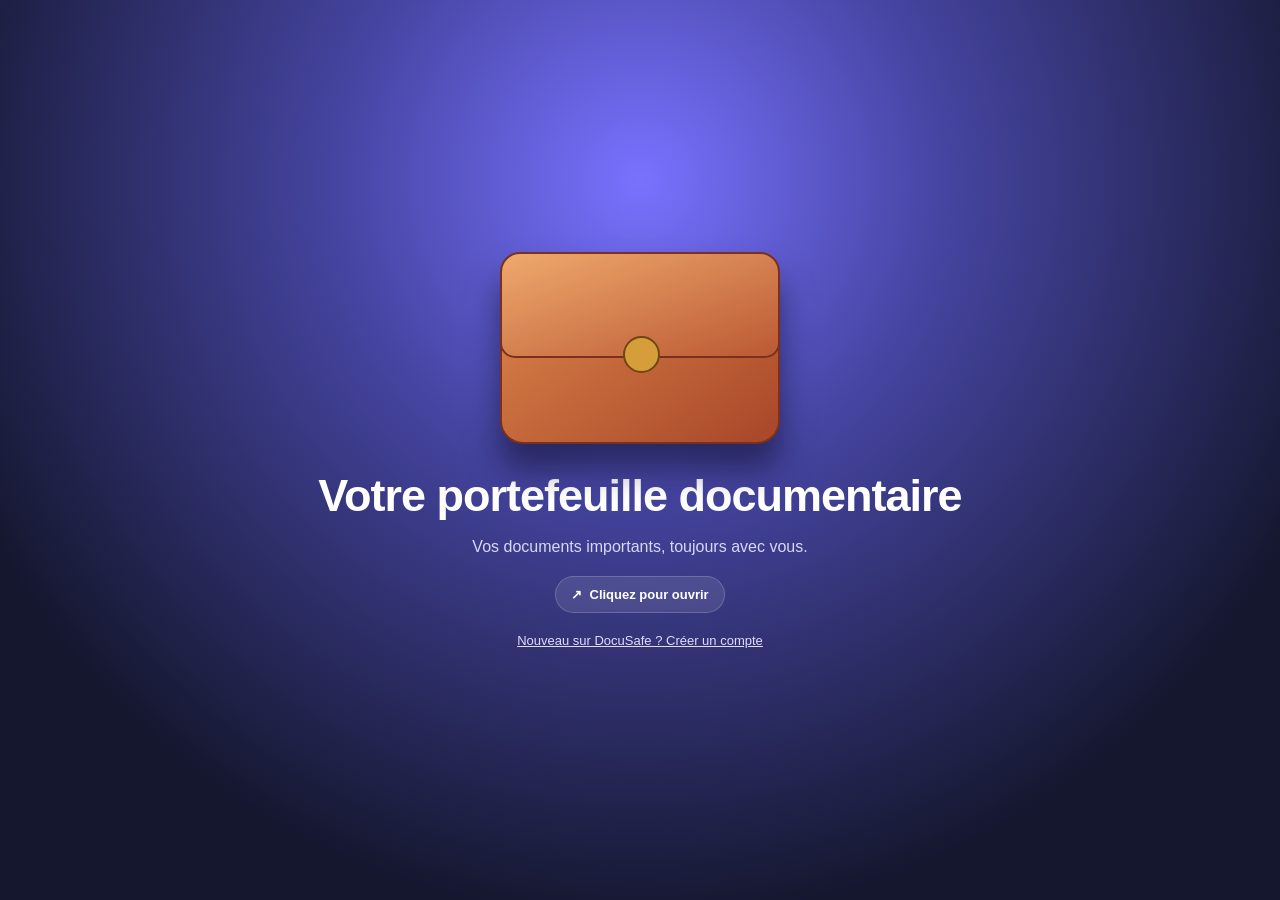
<file: index.html>
<!doctype html>
<html lang="fr"><head><meta charset="UTF-8"><meta name="viewport" content="width=device-width, initial-scale=1.0"><title>DocuSafe — Mon portefeuille</title><link rel="stylesheet" href="gestionnaire.css"></head>
<body>
<section class="wallet-screen" id="walletScreen"><div class="wallet-intro"><button class="wallet" id="wallet" aria-label="Ouvrir mon portefeuille"><span class="doc-card"><b>DOCUSAFE · DOCUMENTS</b><i></i><i></i></span><span class="pocket"></span><span class="flap"></span><span class="clasp"></span></button><h1>Votre portefeuille documentaire</h1><p>Vos documents importants, toujours avec vous.</p><span class="open-hint">↗ &nbsp;Cliquez pour ouvrir</span><a class="new-account" href="inscription.html">Nouveau sur DocuSafe ? Créer un compte</a></div></section>
<div class="app"><aside><div class="brand"><span class="brand-mark">✓</span>DocuSafe</div><p class="menu-label">Mon espace</p><nav><a class="active" id="walletNav" href="#documents">⌂ <span>Mon portefeuille</span></a><a id="scanTab" href="#scanner">⌗ <span>Scanner un document</span></a><a id="addTab" href="#ajouter">＋ <span>Ajouter un document</span></a></nav><div class="security"><b>● Coffre sécurisé</b>Vos documents sont conservés dans votre navigateur.</div></aside>
<main><header><div><h1>Mes documents</h1><p>Gardez vos documents numérisés à portée de main.</p></div><a class="account-link" href="inscription.html">Mon compte</a></header><section class="actions"><label class="search">⌕ <input id="search" placeholder="Rechercher un document..."></label><button class="primary" id="newDoc">+ Ajouter un document</button></section>
<section class="scanner-panel" id="scannerPanel"><button class="close" id="closeScan" aria-label="Fermer">×</button><div><h2>Scanner un document</h2><p>Cadrez votre CNI, facture ou justificatif. Sur mobile, l’appareil photo s’ouvre directement.</p><label class="camera">⌁ &nbsp;Ouvrir la caméra<input type="file" id="scanInput" accept="image/*,application/pdf" capture="environment"></label></div><div class="scanner-preview"><div class="scan-frame"></div><span>Placez le document dans le cadre</span></div></section>
<section class="stats"><article><b id="total">0</b><span>Documents enregistrés</span></article><article><b id="month">0</b><span>Ajoutés ce mois</span></article><article><b id="pending">0</b><span>À vérifier</span></article></section><section class="upload" id="dropZone"><div class="upload-icon">⇧</div><h2>Numérisez ou importez un document</h2><p>Glissez votre fichier ici ou choisissez une photo, un PDF ou une image.</p><label>Choisir un fichier<input type="file" id="fileInput" accept="image/*,application/pdf" capture="environment"></label></section><div class="list-title" id="documents"><h2>Documents récents</h2><span id="countText">0 document</span></div><section class="documents" id="documentList"></section></main></div>
<dialog id="docModal"><form method="dialog"><h2>Enregistrer le document</h2><p>Ajoutez les informations pour le retrouver facilement.</p><label>Nom du document<input id="docName" required></label><label>Catégorie<select id="docType"><option>CNI / Pièce d'identité</option><option>Facture</option><option>Justificatif de domicile</option><option>Contrat</option><option>Autre document</option></select></label><label>Fichier<input type="file" id="docFile" accept="image/*,application/pdf"></label><div class="modal-actions"><button value="cancel">Annuler</button><button class="primary" id="saveDoc">Enregistrer</button></div></form></dialog>
<script>
const key='docusafe-documents';let docs=JSON.parse(localStorage.getItem(key)||'[]'),pendingFile=null;const $=s=>document.querySelector(s),list=$('#documentList'),modal=$('#docModal'),save=()=>localStorage.setItem(key,JSON.stringify(docs));const esc=s=>String(s).replace(/[&<>'"]/g,c=>({'&':'&amp;','<':'&lt;','>':'&gt;',"'":'&#39;','"':'&quot;'}[c]));
function render(){const q=$('#search').value.toLowerCase(),shown=docs.filter(d=>(d.name+d.type).toLowerCase().includes(q));$('#total').textContent=docs.length;$('#month').textContent=docs.filter(d=>new Date(d.date).getMonth()===new Date().getMonth()).length;$('#pending').textContent=docs.filter(d=>d.status==='À vérifier').length;$('#countText').textContent=`${shown.length} document${shown.length!==1?'s':''}`;list.innerHTML=shown.length?shown.map(d=>`<article class="doc"><div class="file-type">${d.ext}</div><div><b>${esc(d.name)}</b><small>${d.size}</small></div><span>${esc(d.type)}</span><time>${new Date(d.date).toLocaleDateString('fr-FR')}</time><em>${d.status}</em><button onclick="removeDoc('${d.id}')">×</button></article>`).join(''):'<div class="empty"><b>Aucun document trouvé</b><br>Importez votre premier document pour le conserver ici.</div>'}window.removeDoc=id=>{docs=docs.filter(d=>d.id!==id);save();render()};function openModal(file){pendingFile=file||null;$('#docFile').value='';$('#docName').value=file?file.name.replace(/\.[^/.]+$/,''):'';modal.showModal()}
$('#newDoc').onclick=()=>openModal();$('#addTab').onclick=e=>{e.preventDefault();$('#fileInput').click()};$('#fileInput').onchange=e=>e.target.files[0]&&openModal(e.target.files[0]);$('#docFile').onchange=e=>{pendingFile=e.target.files[0];if(pendingFile)$('#docName').value=pendingFile.name.replace(/\.[^/.]+$/,'')};$('#saveDoc').onclick=e=>{e.preventDefault();const name=$('#docName').value.trim();if(!name)return;const f=pendingFile;docs.unshift({id:crypto.randomUUID(),name,type:$('#docType').value,date:new Date().toISOString(),status:'Enregistré',ext:f?.name.split('.').pop().toUpperCase()||'DOC',size:f?`${Math.ceil(f.size/1024)} Ko`:'Ajout manuel'});save();modal.close();render()};$('#search').oninput=render;
const dz=$('#dropZone');['dragover','dragenter'].forEach(n=>dz.addEventListener(n,e=>{e.preventDefault();dz.classList.add('drag')}));['drop','dragleave'].forEach(n=>dz.addEventListener(n,e=>{e.preventDefault();dz.classList.remove('drag')}));dz.addEventListener('drop',e=>e.dataTransfer.files[0]&&openModal(e.dataTransfer.files[0]));const scanner=$('#scannerPanel');$('#scanTab').onclick=e=>{e.preventDefault();scanner.classList.add('visible');scanner.scrollIntoView({behavior:'smooth'})};$('#closeScan').onclick=()=>scanner.classList.remove('visible');$('#scanInput').onchange=e=>{if(e.target.files[0]){scanner.classList.remove('visible');openModal(e.target.files[0])}};const wallet=$('#wallet'),screen=$('#walletScreen');function openWallet(){wallet.classList.add('open');setTimeout(()=>screen.classList.add('hidden'),650)}wallet.onclick=openWallet;$('#walletNav').onclick=e=>{e.preventDefault();wallet.classList.remove('open');screen.classList.remove('hidden')};render();
</script></body></html>
</file>
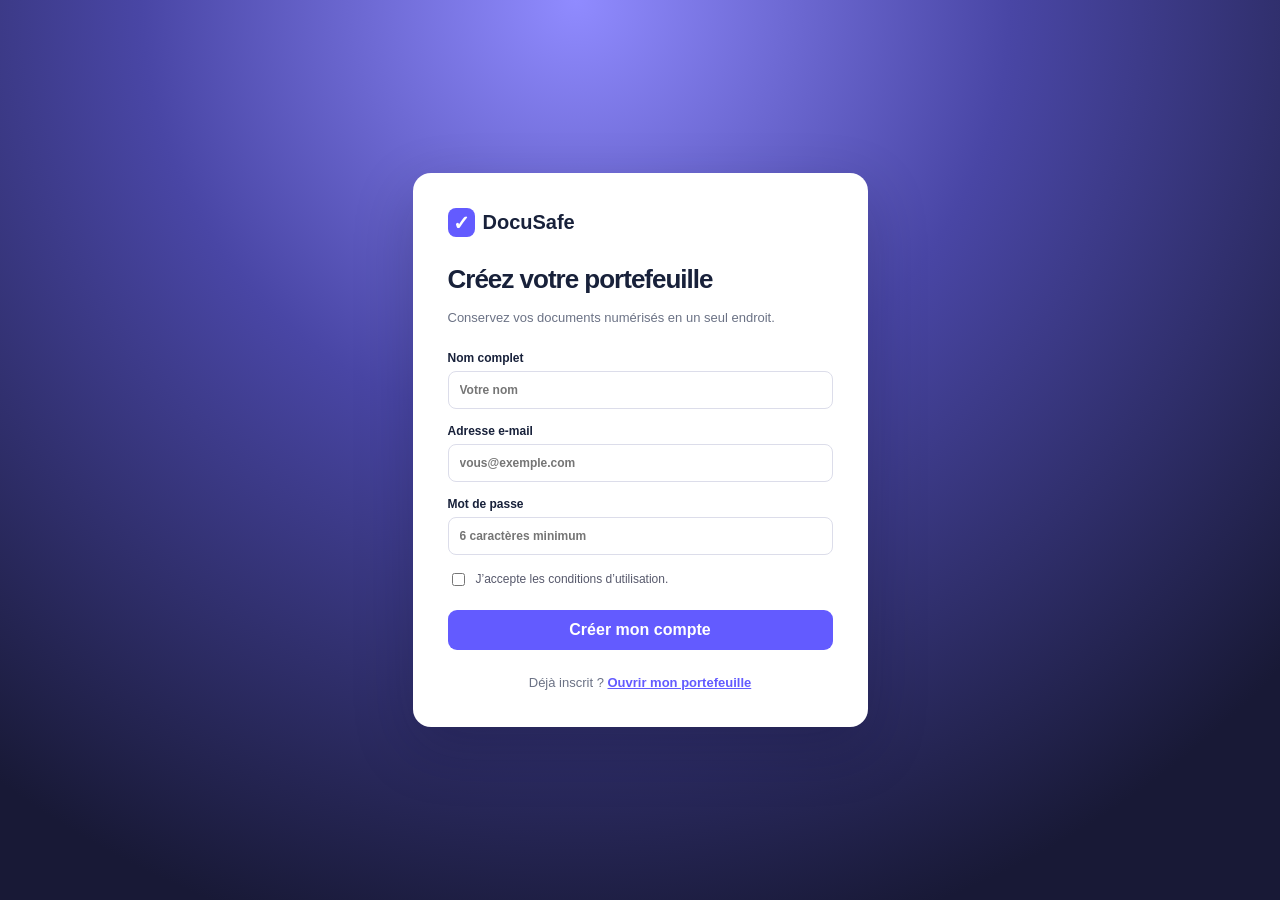
<file: inde.html>
<!doctype html>
<html lang="fr">
<head>
  <meta charset="UTF-8">
  <meta name="viewport" content="width=device-width, initial-scale=1.0">
  <title>Inscription — DocuSafe</title>
  <link rel="stylesheet" href="gestionnaire.css">
</head>
<body class="signup-page">
  <main class="signup-box">
    <a class="signup-brand" href="gestionnaire.html"><span>✓</span>DocuSafe</a>
    <h1>Créez votre portefeuille</h1>
    <p>Conservez vos documents numérisés en un seul endroit.</p>
    <form id="signupForm" class="signup-form">
      <label>Nom complet<input id="name" required placeholder="Votre nom"></label>
      <label>Adresse e-mail<input id="email" type="email" required placeholder="vous@exemple.com"></label>
      <label>Mot de passe<input type="password" required minlength="6" placeholder="6 caractères minimum"></label>
      <label class="check"><input type="checkbox" required> J’accepte les conditions d’utilisation.</label>
      <button class="primary" type="submit">Créer mon compte</button>
    </form>
    <p class="signup-note">Déjà inscrit ? <a href="gestionnaire.html">Ouvrir mon portefeuille</a></p>
  </main>
  <script>
    document.querySelector('#signupForm').addEventListener('submit', event => {
      event.preventDefault();
      localStorage.setItem('docusafe-user', JSON.stringify({name:document.querySelector('#name').value,email:document.querySelector('#email').value}));
      window.location.href='gestionnaire.html';
    });
  </script>
</body>
</html>
</file>
<file: gestionnaire.css>
:root{--ink:#18213a;--muted:#6b7285;--violet:#635bff;--dark:#191a36;--line:#e7e8f2;--green:#16845d}*{box-sizing:border-box}body{margin:0;font-family:Inter,Arial,sans-serif;color:var(--ink);background:#fbfbfe}button,input,select{font:inherit}button{cursor:pointer;border:0}.app{min-height:100vh;display:grid;grid-template-columns:250px 1fr}aside{background:var(--dark);padding:28px 16px;color:#fff;display:flex;flex-direction:column}.brand{font-size:21px;font-weight:800;display:flex;gap:9px;align-items:center;padding:0 10px 35px}.brand-mark{width:29px;height:31px;background:#6961fa;display:grid;place-items:center;border-radius:9px}.menu-label{font-size:11px;color:#9fa1bc;text-transform:uppercase;letter-spacing:1px;padding:0 12px}nav{display:grid;gap:5px}nav a{color:#c7c8d9;text-decoration:none;padding:12px;border-radius:9px;font-size:14px;font-weight:700}nav a:hover,nav .active{background:#303159;color:#fff}.security{margin-top:auto;background:#292a50;color:#c7c8dc;border-radius:12px;padding:15px;font-size:12px;line-height:1.5}.security b{display:block;color:#fff;margin-bottom:4px}main{padding:32px 44px;max-width:1350px;width:100%;margin:auto}header,.actions,.list-title{display:flex;justify-content:space-between;align-items:center;gap:16px}header{margin-bottom:30px}h1{margin:0 0 6px;font-size:29px;letter-spacing:-1px}h2{margin:0;font-size:17px}header p,.upload p{color:var(--muted);font-size:14px;margin:0}.account-link{color:var(--violet);font-size:13px;font-weight:700}.actions{margin-bottom:24px}.search{border:1px solid var(--line);border-radius:9px;background:#fff;padding:0 13px;width:min(355px,100%);color:#777}.search input{border:0;outline:0;padding:12px 7px;width:90%;font-size:13px}.primary{background:var(--violet);color:#fff;padding:11px 16px;border-radius:9px;font-weight:700}.stats{display:grid;grid-template-columns:repeat(3,1fr);gap:16px;margin-bottom:28px}.stats article{background:#fff;border:1px solid var(--line);padding:18px;border-radius:13px}.stats b{display:block;font-size:23px}.stats span{color:var(--muted);font-size:12px}.upload{border:1.5px dashed #bdb8ff;background:#f7f6ff;border-radius:14px;padding:29px;text-align:center;margin-bottom:28px}.upload h2{font-size:16px}.upload label,.camera{display:inline-block;background:#fff;border:1px solid #dad8eb;border-radius:8px;padding:9px 14px;color:var(--violet);font-size:13px;font-weight:700;cursor:pointer}.upload input,.camera input{display:none}.upload-icon{color:var(--violet);font-size:28px}.list-title{margin-bottom:14px}.list-title span{font-size:12px;color:var(--muted)}.documents{background:#fff;border:1px solid var(--line);border-radius:13px;overflow:hidden}.doc{display:grid;grid-template-columns:43px 1.6fr 130px 110px 95px 30px;gap:13px;align-items:center;padding:14px 18px;border-bottom:1px solid #eee}.doc:last-child{border:0}.file-type{height:40px;width:34px;background:#fff0ef;color:#e46862;border-radius:7px;display:grid;place-items:center;font-size:10px;font-weight:800}.doc b{font-size:13px;display:block}.doc small,.doc span,.doc time{color:var(--muted);font-size:12px}.doc em{font-style:normal;font-weight:700;color:var(--green);background:#e5f8f0;padding:5px 7px;text-align:center;border-radius:99px;font-size:10px}.doc button,.close{background:transparent;color:#8b8c9b;font-size:22px}.empty{text-align:center;color:var(--muted);font-size:13px;padding:42px}.empty b{color:var(--ink)}dialog{border:0;border-radius:16px;width:min(450px,calc(100% - 30px));box-shadow:0 18px 60px #11152c55}dialog form{padding:25px}dialog p{color:var(--muted);font-size:13px}dialog label{display:block;font-size:12px;font-weight:700;margin-top:13px}dialog input,dialog select{display:block;width:100%;margin-top:5px;border:1px solid #dddfea;border-radius:7px;padding:10px}.modal-actions{display:flex;gap:10px;justify-content:flex-end;margin-top:20px}.modal-actions button:first-child{border-radius:8px;padding:10px 14px;background:#eeeef5}.scanner-panel{display:none;grid-template-columns:1fr 1fr;gap:22px;position:relative;border-radius:15px;background:linear-gradient(120deg,#252653,#4844aa);color:#fff;padding:26px;margin-bottom:27px}.scanner-panel.visible{display:grid}.scanner-panel h2{font-size:21px}.scanner-panel p{color:#d6d5f4;font-size:13px;line-height:1.5}.scanner-preview{min-height:135px;border:1px dashed #aaa8ed;border-radius:10px;display:grid;place-items:center;text-align:center;color:#deddfa;font-size:12px}.scan-frame{width:100px;height:66px;border:2px solid #a7a4ff;border-radius:7px}.close{position:absolute;right:13px;top:8px;color:#fff}.wallet-screen{position:fixed;inset:0;z-index:10;display:grid;place-items:center;background:radial-gradient(circle at 50% 20%,#7872ff,#4544a0 32%,#15172f 77%);color:#fff;transition:.5s}.wallet-screen.hidden{opacity:0;visibility:hidden}.wallet-intro{text-align:center}.wallet-intro h1{font-size:clamp(29px,4vw,45px);margin-top:25px}.wallet-intro p{color:#d8d8f9}.wallet{position:relative;width:280px;height:190px;background:transparent;filter:drop-shadow(0 25px 16px #05051880);transform-style:preserve-3d}.pocket,.flap,.doc-card{position:absolute;left:0;width:100%}.pocket{top:52px;height:140px;background:linear-gradient(145deg,#d88148,#a84629);border:2px solid #79301e;border-radius:16px 16px 23px 23px}.flap{top:0;height:106px;background:linear-gradient(160deg,#efa96d,#bb5934);border:2px solid #79301e;border-radius:20px 20px 15px 15px;transform-origin:top;transition:.65s}.doc-card{z-index:-1;top:38px;left:42px;width:196px;height:110px;padding:14px;text-align:left;background:#f7f8ff;color:#333867;border-radius:8px;transition:.65s}.doc-card b{font-size:10px}.doc-card i{display:block;width:90px;border-top:6px solid #afb8dd;margin-top:15px}.doc-card i+i{margin-top:7px;width:120px}.clasp{position:absolute;top:84px;left:123px;width:37px;height:37px;border-radius:50%;background:#d69d3b;border:2px solid #704712}.wallet.open .flap{transform:rotateX(-165deg)}.wallet.open .doc-card{transform:translateY(-56px)}.wallet.open .clasp{opacity:0}.open-hint,.new-account{display:block;margin:20px auto 0;color:#fff;font-size:13px;font-weight:700}.open-hint{width:max-content;padding:10px 15px;background:#ffffff19;border:1px solid #ffffff30;border-radius:50px}.new-account{color:#dedcff;text-decoration:underline;font-weight:500}
@media(max-width:800px){.app{grid-template-columns:1fr}aside{min-height:auto;padding:15px;flex-direction:row;align-items:center}.brand{padding:0;margin-right:auto}.menu-label,.security{display:none}nav{display:flex}nav a{padding:8px}nav span{display:none}main{padding:25px 17px}.actions{flex-direction:column;align-items:stretch}.search{width:100%}.stats,.scanner-panel.visible{grid-template-columns:1fr}.doc{grid-template-columns:40px 1fr 28px}.doc>span,.doc time,.doc em{display:none}}

.signup-page{min-height:100vh;display:grid;place-items:center;padding:25px;background:radial-gradient(circle at 45% 0,#908bff,#4946a5 38%,#181936 85%)}.signup-box{width:min(455px,100%);padding:35px;background:#fff;border-radius:18px;box-shadow:0 20px 60px #0c0d283b}.signup-brand{display:inline-flex;gap:8px;align-items:center;text-decoration:none;color:var(--ink);font-size:20px;font-weight:800}.signup-brand span{display:grid;place-items:center;width:27px;height:29px;border-radius:8px;background:var(--violet);color:#fff}.signup-box h1{font-size:26px;margin:27px 0 7px}.signup-box>p{color:var(--muted);font-size:13px;line-height:1.5}.signup-form{margin-top:23px}.signup-form label{display:block;font-size:12px;font-weight:700;margin-top:15px}.signup-form input:not([type=checkbox]){display:block;width:100%;padding:11px;margin-top:6px;border:1px solid #dcddea;border-radius:8px;outline-color:var(--violet)}.signup-form .check{display:flex;gap:8px;align-items:center;color:#57596c;font-weight:500}.signup-form .primary{width:100%;margin-top:21px}.signup-note{text-align:center;margin:23px 0 0}.signup-note a{color:var(--violet);font-weight:700}
</file>
